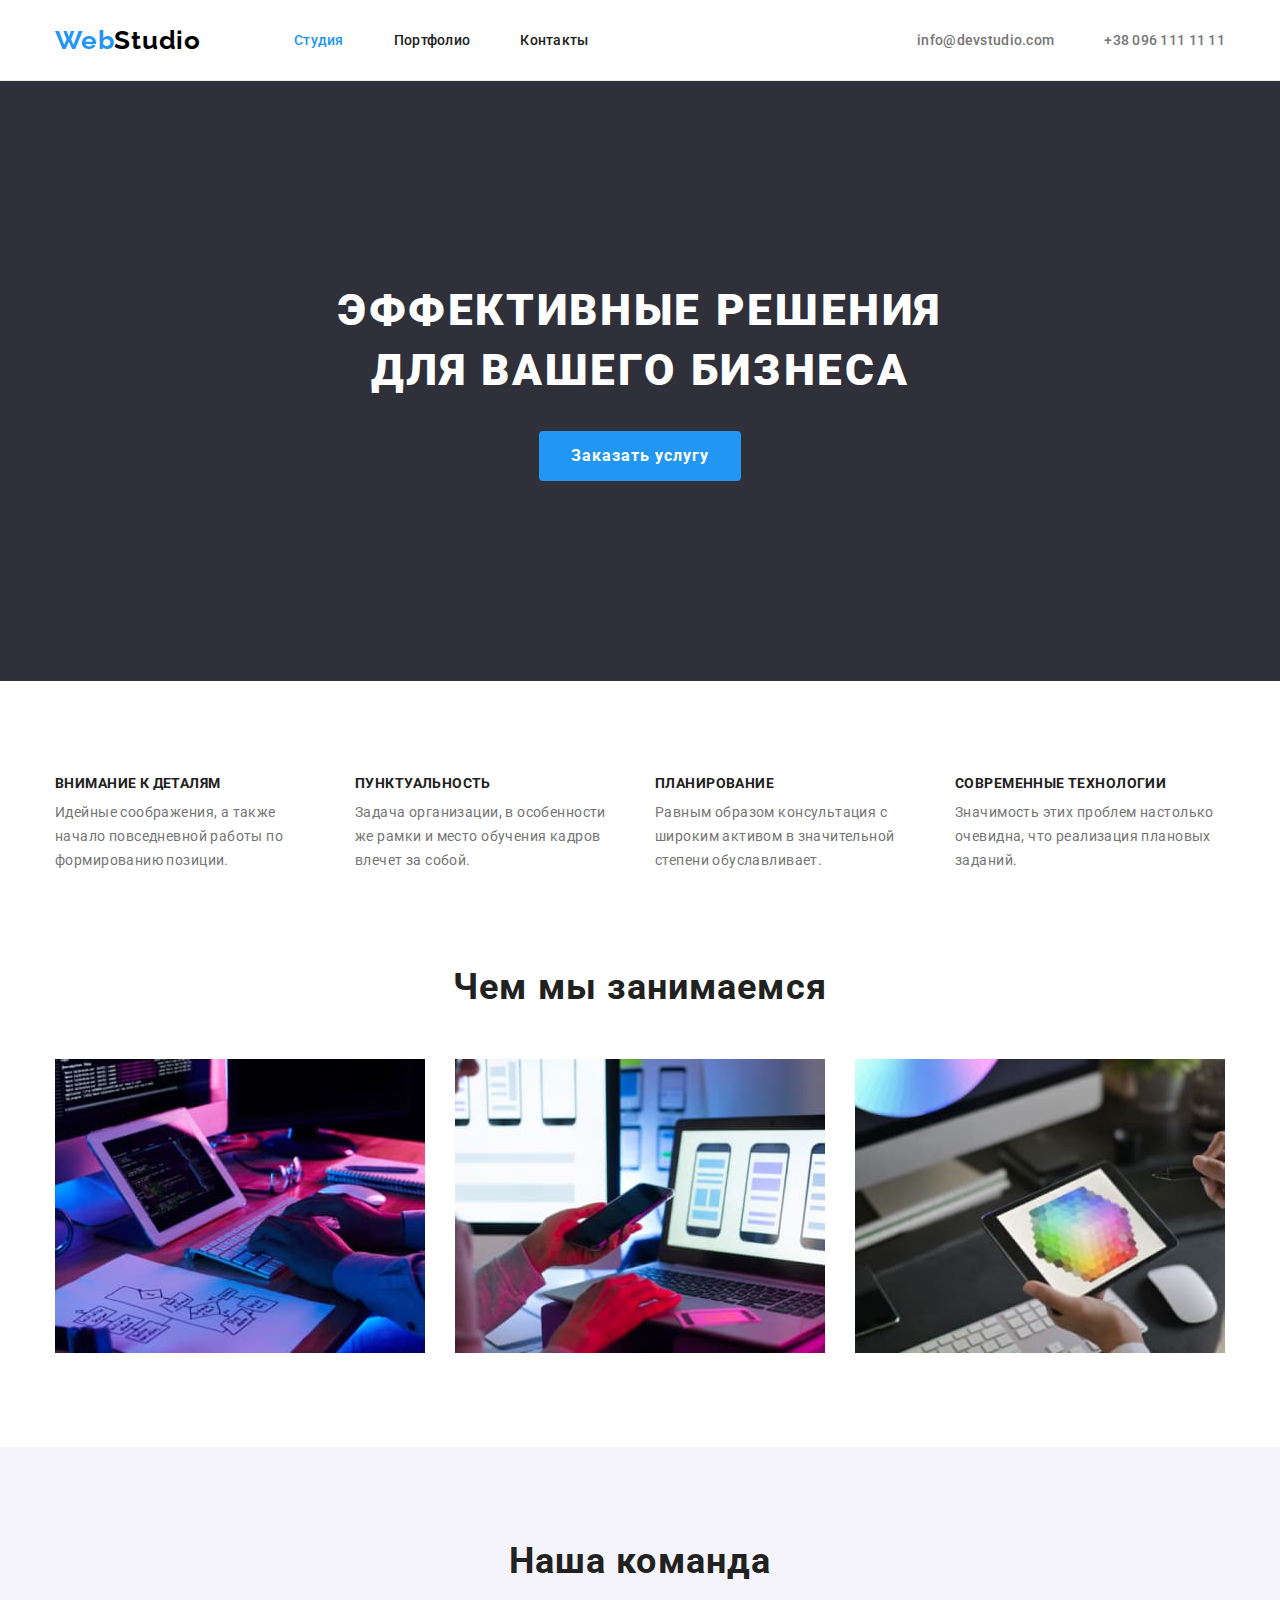
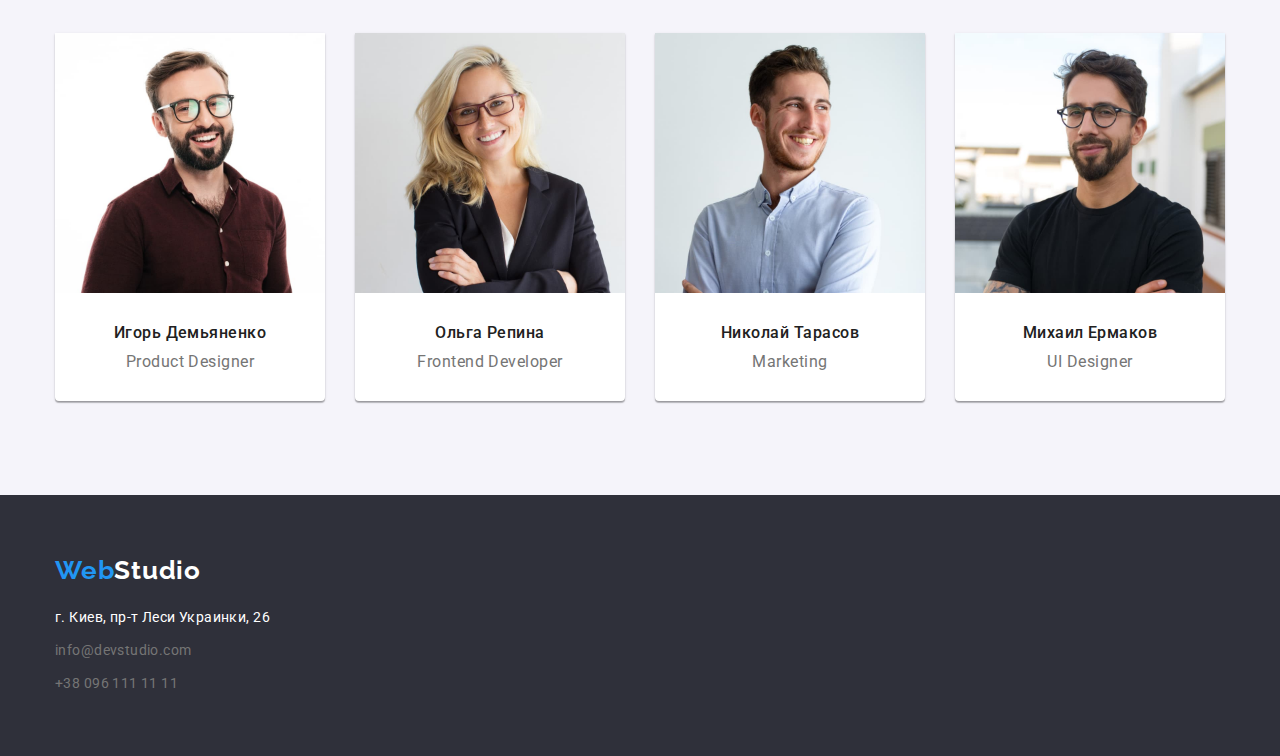
<file: index.html>
<!DOCTYPE html>
<html lang="ru">
  <head>
    <meta charset="UTF-8" />
    <meta http-equiv="X-UA-Compatible" content="IE=edge" />
    <meta name="viewport" content="width=device-width, initial-scale=1.0" />
    <title>Студия</title>
    <link rel="preconnect" href="https://fonts.gstatic.com" />
    <link
      href="https://fonts.googleapis.com/css2?family=Raleway:wght@700&family=Roboto:wght@400;500;700;900&display=swap"
      rel="stylesheet"
    />
    <link
      rel="stylesheet"
      href="https://cdnjs.cloudflare.com/ajax/libs/modern-normalize/1.0.0/modern-normalize.min.css"
    />
    <link rel="stylesheet" href="./css/styles.css" />
  </head>
  <body class="page">
    <header class="page-header">
      <div class="container main-nav">
        <!-- header nav -->
        <nav class="nav">
          <a class="nav-logo" href="./index.html">
            <span class="first-nav-logo">Web</span>Studio
          </a>
          <ul class="site-nav">
            <li class="item">
              <a href="./index.html" class="link current">Студия</a>
            </li>
            <li class="item">
              <a href="./portfolio.html" class="link">Портфолио</a>
            </li>
            <li class="item">
              <a href="#" class="link">Контакты</a>
            </li>
          </ul>
        </nav>
        <!-- header contact-->
        <ul class="contact-nav">
          <li class="item"><a href="mailto:info@devstudio.com">info@devstudio.com</a></li>
          <li class="item"><a href="tel:+380961111111">+38 096 111 11 11</a></li>
        </ul>
      </div>
    </header>
    <!-- main -->
    <main>
      <section class="hero">
        <h1 class="hero-title">Эффективные решения <br />для вашего бизнеса</h1>
        <button type="button" class="hero-button">Заказать услугу</button>
      </section>
      <section class="section">
        <div class="container">
          <h2 class="section-title hidden">Наши ценности</h2>
          <ul class="feature-list">
            <li class="item">
              <h3 class="title">Внимание к деталям</h3>
              <p class="description">
                Идейные соображения, а также начало повседневной работы по формированию позиции.
              </p>
            </li>
            <li class="item">
              <h3 class="title">Пунктуальность</h3>
              <p class="description">
                Задача организации, в особенности же рамки и место обучения кадров влечет за собой.
              </p>
            </li>
            <li class="item">
              <h3 class="title">Планирование</h3>
              <p class="description">
                Равным образом консультация с широким активом в значительной степени обуславливает.
              </p>
            </li>
            <li class="item">
              <h3 class="title">Современные технологии</h3>
              <p class="description">
                Значимость этих проблем настолько очевидна, что реализация плановых заданий.
              </p>
            </li>
          </ul>
        </div>
      </section>
      <section class="section hidden-padding-top">
        <div class="container">
          <h2 class="section-title">Чем мы занимаемся</h2>
          <ul class="promo-list">
            <li>
              <img src="./images/product/box1.jpg" alt="Створюємо сайти" width="370" />
            </li>
            <li>
              <img src="./images/product/box2.jpg" alt="Створюємо мобільні додатки" width="370" />
            </li>
            <li>
              <img src="./images/product/box3.jpg" alt="Дизайн сайтів" width="370" />
            </li>
          </ul>
        </div>
      </section>
      <section class="section another-background">
        <div class="container">
          <h2 class="section-title">Наша команда</h2>
          <ul class="team-list">
            <li>
              <img src="./images/team/img.jpg" alt="Игорь Демьяненко" width="270" />
              <div class="team-description">
                <h3 class="title">Игорь Демьяненко</h3>
                <p class="position">Product Designer</p>
              </div>
            </li>
            <li>
              <img src="./images/team/img(1).jpg" alt="Ольга Репина" width="270" />
              <div class="team-description">
                <h3 class="title">Ольга Репина</h3>
                <p class="position">Frontend Developer</p>
              </div>
            </li>
            <li>
              <img src="./images/team/img(2).jpg" alt="Николай Тарасов" width="270" />
              <div class="team-description">
                <h3 class="title">Николай Тарасов</h3>
                <p class="position">Marketing</p>
              </div>
            </li>
            <li>
              <img src="./images/team/img(3).jpg" alt="Михаил Ермаков" width="270" />
              <div class="team-description">
                <h3 class="title">Михаил Ермаков</h3>
                <p class="position">UI Designer</p>
              </div>
            </li>
          </ul>
        </div>
      </section>
    </main>
    <footer class="footer">
      <div class="container">
        <a class="footer-logo" href="./index.html">
          <span class="first-footer-logo">Web</span>Studio
        </a>
        <address class="adress-footer">
          <p>г. Киев, пр-т Леси Украинки, 26</p>
          <ul>
            <li>
              <a href="mailto:info@devstudio.com">info@devstudio.com</a>
            </li>
            <li>
              <a href="tel:+380961111111">+38 096 111 11 11</a>
            </li>
          </ul>
        </address>
      </div>
    </footer>
  </body>
</html>
</file>
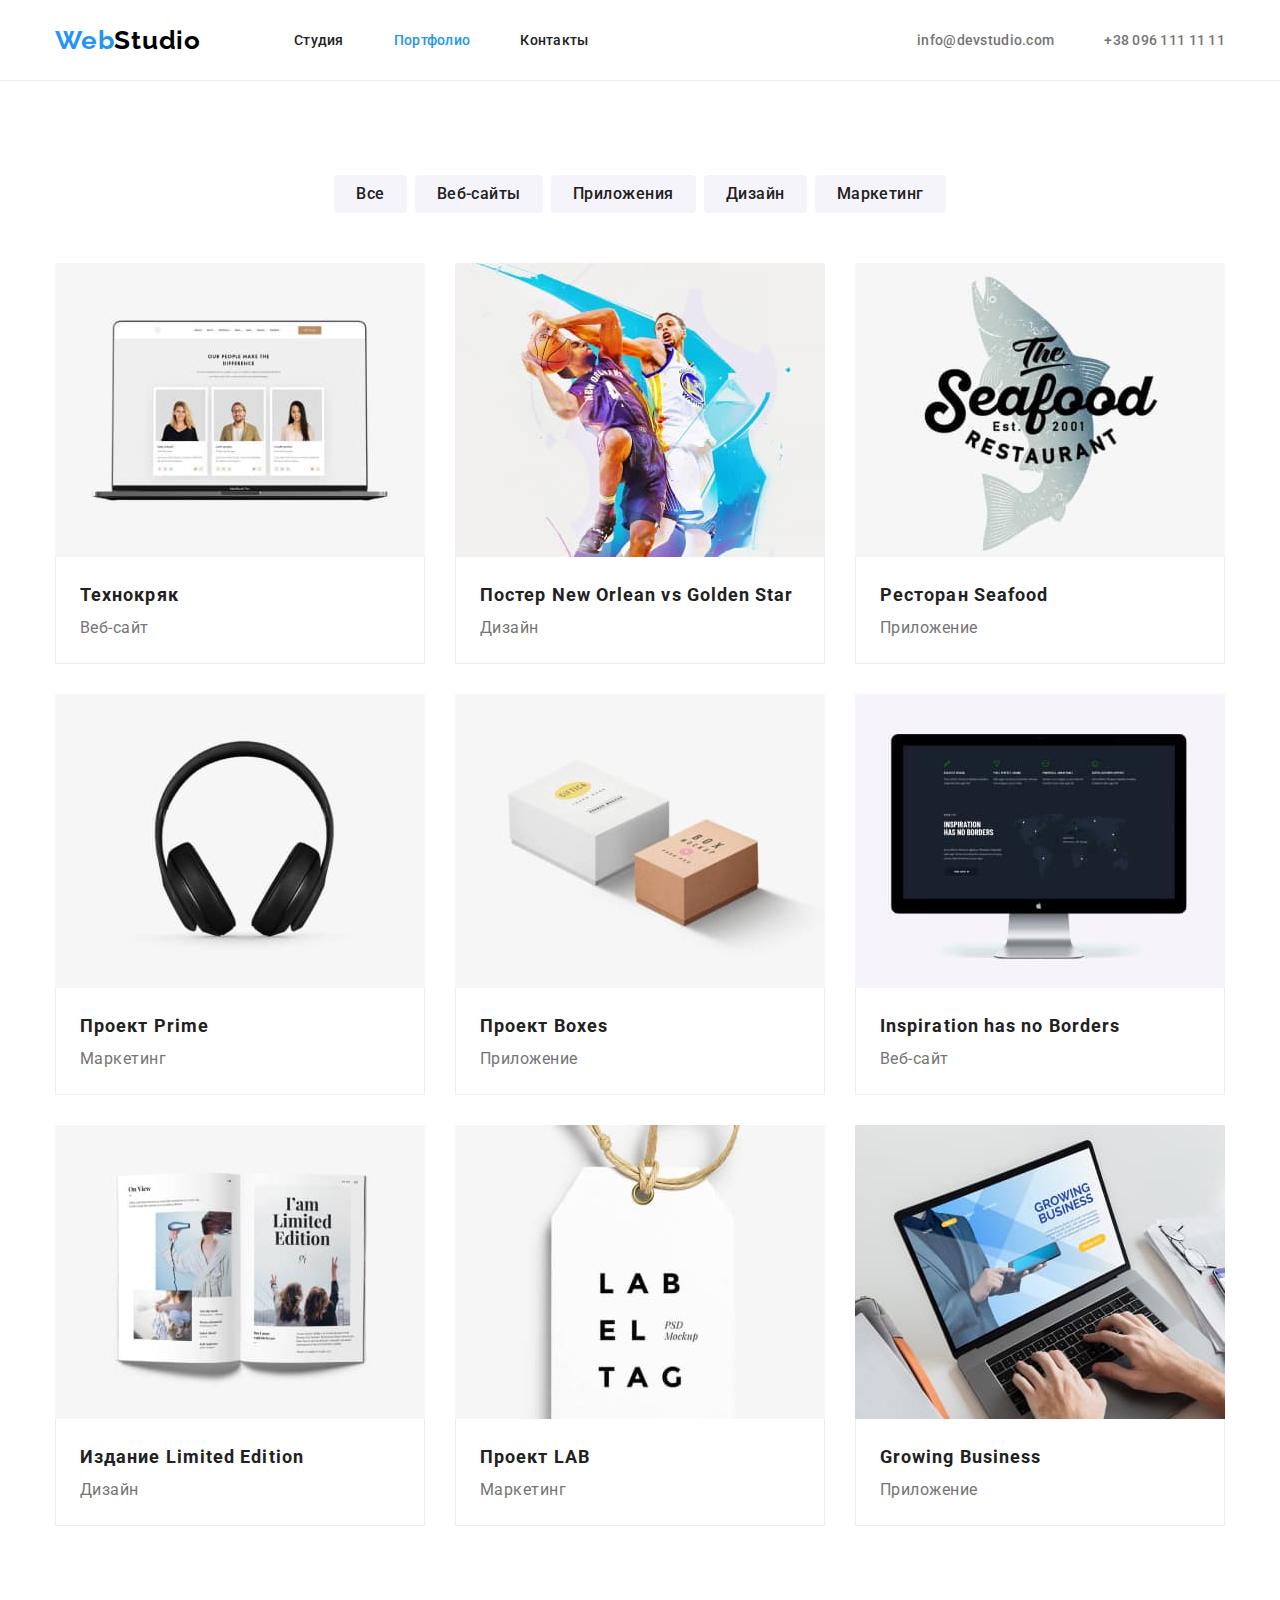
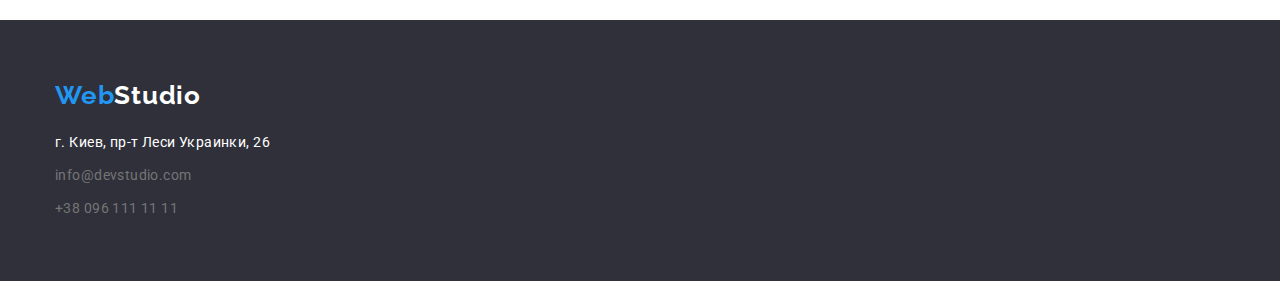
<file: portfolio.html>
<!DOCTYPE html>
<html lang="ru">
  <head>
    <meta charset="UTF-8" />
    <meta http-equiv="X-UA-Compatible" content="IE=edge" />
    <meta name="viewport" content="width=device-width, initial-scale=1.0" />
    <title>Портфолио</title>
    <link rel="preconnect" href="https://fonts.gstatic.com" />
    <link
      href="https://fonts.googleapis.com/css2?family=Raleway:wght@700&family=Roboto:wght@400;500;700;900&display=swap"
      rel="stylesheet"
    />
    <link
      rel="stylesheet"
      href="https://cdnjs.cloudflare.com/ajax/libs/modern-normalize/1.0.0/modern-normalize.min.css"
    />
    <link rel="stylesheet" href="./css/styles.css" />
  </head>
  <body class="page">
    <header class="page-header">
      <div class="container main-nav">
        <!-- header nav -->
        <nav class="nav">
          <a class="nav-logo" href="./index.html">
            <span class="first-nav-logo">Web</span>Studio
          </a>
          <ul class="site-nav">
            <li class="item">
              <a href="./index.html" class="link">Студия</a>
            </li>
            <li class="item">
              <a href="./portfolio.html" class="link current">Портфолио</a>
            </li>
            <li class="item">
              <a href="#" class="link">Контакты</a>
            </li>
          </ul>
        </nav>
        <!-- header contact-->
        <ul class="contact-nav">
          <li class="item"><a href="mailto:info@devstudio.com">info@devstudio.com</a></li>
          <li class="item"><a href="tel:+380961111111">+38 096 111 11 11</a></li>
        </ul>
      </div>
    </header>
    <main>
      <section class="section">
        <div class="container">
          <h2 class="section-title hidden">Розробка WEB продуктів</h2>
          <ul class="price-list">
            <li class="item">
              <button class="price-button" type="button">Все</button>
            </li>
            <li class="item">
              <button class="price-button" type="button">Веб-сайты</button>
            </li>
            <li class="item">
              <button class="price-button" type="button">Приложения</button>
            </li>
            <li class="item">
              <button class="price-button" type="button">Дизайн</button>
            </li>
            <li class="item">
              <button class="price-button" type="button">Маркетинг</button>
            </li>
          </ul>
          <ul class="work-list">
            <li class="item">
              <img src="./images/portfolio/portf1.jpg" alt="Веб-сайт" width="370" />
              <div class="border-list">
                <h3 class="title">Технокряк</h3>
                <p>Веб-сайт</p>
              </div>
            </li>
            <li class="item">
              <img src="./images/portfolio/portf2.jpg" alt="Постер" width="370" />
              <div class="border-list">
                <h3 class="title">Постер New Orlean vs Golden Star</h3>
                <p>Дизайн</p>
              </div>
            </li>
            <li class="item">
              <img src="./images/portfolio/portf3.jpg" alt="Seafood" width="370" />
              <div class="border-list">
                <h3 class="title">Ресторан Seafood</h3>
                <p>Приложение</p>
              </div>
            </li>
            <li class="item">
              <img src="./images/portfolio/portf4.jpg" alt="Prime" width="370" />
              <div class="border-list">
                <h3 class="title">Проект Prime</h3>
                <p>Маркетинг</p>
              </div>
            </li>
            <li class="item">
              <img src="./images/portfolio/portf5.jpg" alt="Boxes" width="370" />
              <div class="border-list">
                <h3 class="title">Проект Boxes</h3>
                <p>Приложение</p>
              </div>
            </li>
            <li class="item">
              <img src="./images/portfolio/portf6.jpg" alt="Borders" width="370" />
              <div class="border-list">
                <h3 class="title">Inspiration has no Borders</h3>
                <p>Веб-сайт</p>
              </div>
            </li>
            <li class="item">
              <img src="./images/portfolio/portf7.jpg" alt="Limited Edition" width="370" />
              <div class="border-list">
                <h3 class="title">Издание Limited Edition</h3>
                <p>Дизайн</p>
              </div>
            </li>
            <li class="item">
              <img src="./images/portfolio/portf8.jpg" alt="LAB" width="370" />
              <div class="border-list">
                <h3 class="title">Проект LAB</h3>
                <p>Маркетинг</p>
              </div>
            </li>
            <li class="item">
              <img src="./images/portfolio/portf9.jpg" alt="Business" width="370" />
              <div class="border-list">
                <h3 class="title">Growing Business</h3>
                <p>Приложение</p>
              </div>
            </li>
          </ul>
        </div>
      </section>
    </main>
    <footer class="footer">
      <div class="container">
        <a class="footer-logo" href="./index.html">
          <span class="first-footer-logo">Web</span>Studio
        </a>
        <address class="adress-footer">
          <p>г. Киев, пр-т Леси Украинки, 26</p>
          <ul>
            <li>
              <a href="mailto:info@devstudio.com">info@devstudio.com</a>
            </li>
            <li>
              <a href="tel:+380961111111">+38 096 111 11 11</a>
            </li>
          </ul>
        </address>
      </div>
    </footer>
  </body>
</html>
</file>
<file: css/styles.css>
:root {
  --primary-tex-color: #757575;
  --title-text-color: #212121;
  --accent-color: #2196f3;
  --button-text-color: #ffffff;
  --text-color-footer: rgba(238, 57, 57, 0.6);
  --dark-blac: #000000;
  --background-another: #2f303a;
  --button-color: #f5f4fa;
  --header-border: #ececec;
}
/* * universal general selector */
html {
  box-sizing: border-box;
}
/* *,
*::before,
*::after {
  box-sizing: inherit;
  margin: 0;
  padding: 0;
} */
.section {
  padding: 94px 0px;
}
.container {
  width: 1200px;
  margin: 0 auto;
  padding: 0px 15px;
  /* outline: 1px solid green; */
}
body {
  background-color: var(--button-text-color);
  color: var(--primary-tex-color);
  font-family: Roboto;
  font-style: normal;
}
ul {
  list-style: none;
  padding: 0;
}
h1,
h2,
h3,
p,
ul {
  margin: 0;
}
a {
  text-decoration: none;
  display: block;
}
img {
  display: block;
  max-width: 100%;
  height: auto;
}
.section-title {
  color: var(--title-text-color);
  font-weight: bold;
  font-size: 36px;
  line-height: 1.166;
  letter-spacing: 0.03em;
  margin-bottom: 50px;
  text-align: center;
}
/* Ховаємо непортібні заголовки */
.hidden {
  font-size: 0px;
  margin: 0;
}
/* HEADER */
/* header border */
.page-header {
  border-bottom: 1px solid var(--header-border);
}
/* logo */
.page-header .container {
  padding-top: 0;
  padding-bottom: 0;
}
.nav-logo {
  font-family: Raleway;
  font-style: normal;
  font-weight: bold;
  font-size: 26px;
  line-height: 1.192;
  color: var(--dark-blac);
  letter-spacing: 0.03em;
  margin-right: 93px;
}
.first-nav-logo {
  color: var(--accent-color);
}
/* nav */
.main-nav,
.nav {
  display: flex;
  align-items: center;
}

/* nav title */
.site-nav,
.contact-nav {
  display: flex;
}
.contact-nav {
  margin-left: auto;
}
.site-nav .item + .item,
.contact-nav .item + .item {
  margin-left: 50px;
}
.site-nav a,
.contact-nav a {
  font-weight: 500;
  font-size: 14px;
  line-height: 1.142;
  letter-spacing: 0.02em;
  padding: 32px 0px;
}
.site-nav a {
  color: var(--title-text-color);
}
.site-nav a:hover,
.site-nav a:focus,
.site-nav .link.current,
.contact-nav a:hover,
.contact-nav a:focus {
  color: var(--accent-color);
}

.contact-nav a {
  color: var(--primary-tex-color);
}

/* hero */
.hero {
  background-color: var(--background-another);
  text-align: center;
  padding: 200px 0px;
}
.hero-title {
  color: var(--button-text-color);
  font-weight: 900;
  font-size: 44px;
  line-height: 1.363;
  letter-spacing: 0.06em;
  text-transform: uppercase;
  margin-bottom: 30px;
}
.hero-button {
  background-color: var(--accent-color);
  color: var(--button-text-color);
  font-family: Roboto;
  font-style: normal;
  font-weight: bold;
  font-size: 16px;
  line-height: 1.875;
  border-radius: 4px;
  letter-spacing: 0.06em;
  border-width: 0px;
  padding: 10px 32px;
  /* ??????? */
  cursor: pointer;
}
/*MAIN */

/* main  Наши ценности */
.feature-list,
.promo-list {
  display: flex;
  justify-content: space-between;
}
.feature-list .item {
  width: 270px;
}
.feature-list .title {
  color: var(--title-text-color);
  text-transform: uppercase;
  font-weight: bold;
  font-size: 14px;
  line-height: 1.143;
  letter-spacing: 0.03em;
  margin-bottom: 10px;
}
.feature-list .description {
  font-weight: normal;
  font-size: 14px;
  line-height: 1.714;
  letter-spacing: 0.03em;
}
/* Чем мы занимаемся */
.hidden-padding-top {
  padding-top: 0;
}
/* Наша команда */
.another-background {
  background-color: var(--button-color);
}
.team-list {
  display: flex;
  justify-content: space-between;
}
.team-list li {
  background-color: var(--button-text-color);
  box-shadow: 0px 1px 3px rgba(0, 0, 0, 0.12), 0px 1px 1px rgba(0, 0, 0, 0.14),
    0px 2px 1px rgba(0, 0, 0, 0.2);
  border-radius: 0px 0px 4px 4px;
}
.team-description {
  padding: 30px 0px;
}
.team-list .title {
  color: var(--title-text-color);
  font-weight: 500;
  font-size: 16px;
  line-height: 1.187;
  letter-spacing: 0.03em;
  text-align: center;
}
.team-list .position {
  font-weight: normal;
  font-size: 16px;
  line-height: 1.187;
  letter-spacing: 0.03em;
  margin-top: 10px;

  text-align: center;
}
/* FOOTER */
/* adress */
.adress-footer a {
  color: var(--primary-tex-color);
  font-style: normal;
  font-size: 14px;
  line-height: 1.714;
  letter-spacing: 0.03em;
  display: inline-block;
  margin-top: 9px;
}
/* ???????? */
.adress-footer a:hover,
.adress-footer a:focus {
  color: var(--accent-color);
}
.adress-footer p {
  color: var(--button-text-color);
  font-style: normal;
  font-size: 14px;
  line-height: 1.714;
  letter-spacing: 0.03em;
  margin-top: 20px;
}
.footer {
  background-color: var(--background-another);
  padding: 60px 0px;
}
/* footer logo */
.footer-logo {
  width: 145px;
  height: 31px;
  left: 215px;
  top: 2157px;
  font-family: Raleway;
  font-style: normal;
  font-weight: bold;
  font-size: 26px;
  line-height: 1.192;
  letter-spacing: 0.03em;
  color: var(--button-text-color);
}
.first-footer-logo {
  color: var(--accent-color);
}

/* PORTFOLIO */
/* MAIN */
/* section */
.price-list {
  display: flex;
  justify-content: center;
}
.price-list .item + .item {
  margin-left: 8px;
}
.work-list {
  display: flex;
  flex-wrap: wrap;
  margin-left: -30px;
  margin-top: -30px;
}
.work-list .item {
  margin-left: 30px;
  margin-top: 30px;
}

.price-button {
  font-family: Roboto;
  font-weight: 500;
  font-size: 16px;
  line-height: 1.625;
  letter-spacing: 0.03em;
  color: var(--title-text-color);
  background-color: var(--button-color);
  border-radius: 4px;
  border-width: 0px;
  padding: 6px 22px;
  margin-bottom: 50px;
}
.price-button:hover,
.price-button:focus {
  background-color: var(--accent-color);
  color: var(--button-text-color);
  cursor: pointer;
}
.border-list {
  display: block;
  border: 1px solid #eeeeee;
  border-top: 0;
  width: 370px;
  padding: 20px 24px;
}
.work-list .title {
  font-weight: bold;
  font-size: 18px;
  line-height: 2;
  letter-spacing: 0.06em;
  color: var(--title-text-color);
}
.work-list p {
  font-size: 16px;
  line-height: 1.875;
  letter-spacing: 0.03em;
}
</file>
